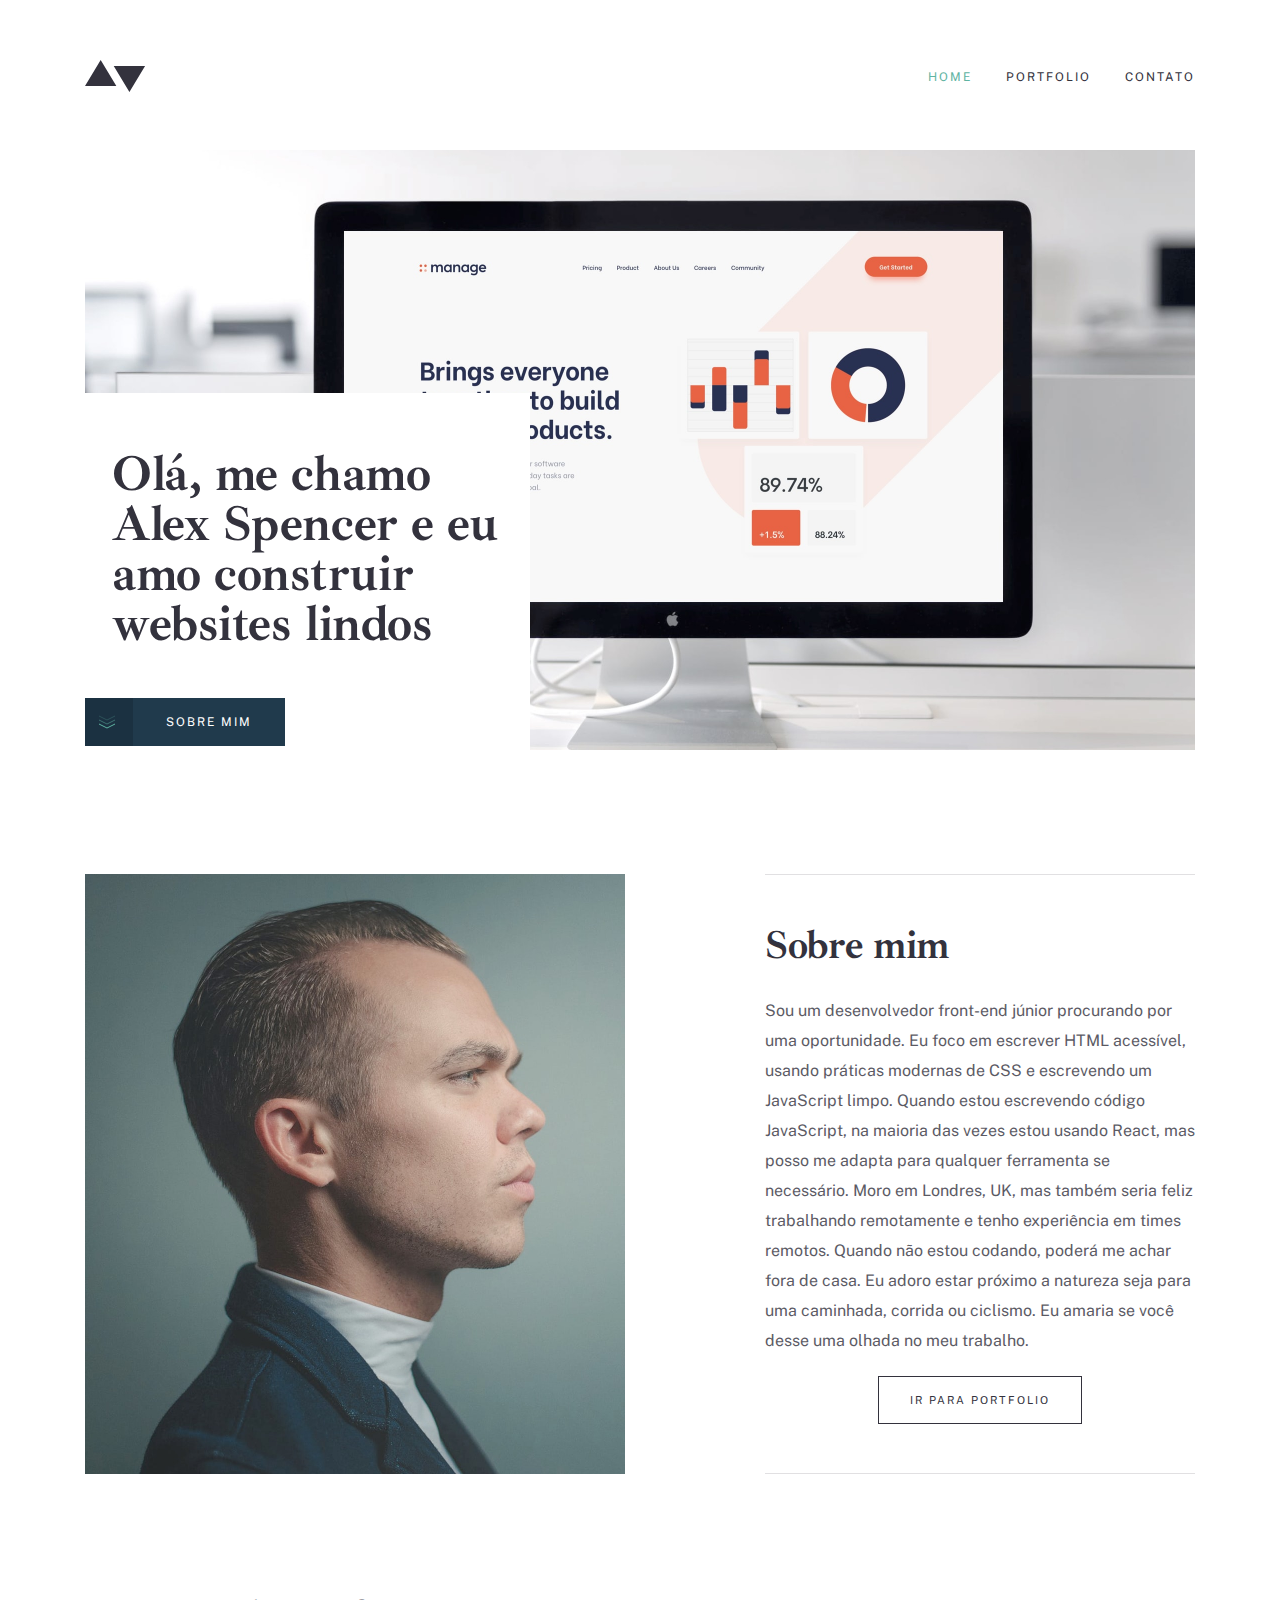
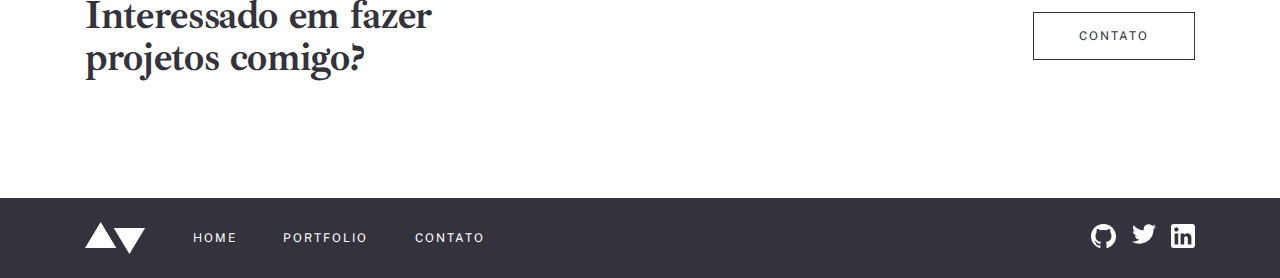
<file: pages/home/index.html>
<!DOCTYPE html>
<html lang="pt-BR">

<head>
    <meta charset="UTF-8">
    <meta http-equiv="X-UA-compatible" content="IE=edge">
    <meta name="viewport" content="width=device-width, initial-scale=1.0">
    <link rel="stylesheet" href="../../pages/home/style.css">
    <link rel="stylesheet" href="../../styles/utils.css">
    <title>Home</title>
</head>

<body>
    <header>
        <img src="../../assets/icons/header/logo-dark.svg" alt="">
        <nav>
            <a class="top-nav-items active" href="../home/index.html">Home</a>
            <a class="top-nav-items" href="../portfolio/index.html">Portfolio</a>
            <a class="top-nav-items" href="../home/index.html">Contato</a>
        </nav>
    </header>

    <section class="hero">
        <img src="../../assets/home-imgs/image-homepage-hero.jpg" alt="">
        <aside class="hero-box">
            <h1 class="hero-text">
                Olá, me chamo Alex Spencer e eu amo construir websites lindos
            </h1>
            <a class="hero-button" href="">
                <div class="icon-box">
                    <svg xmlns="http://www.w3.org/2000/svg" width="16" height="14">
                        <g fill-rule="evenodd">
                            <path d="M0 9l8 4 8-4" />
                            <path opacity=".5" d="M0 5l8 4 8-4" />
                            <path opacity=".25" d="M0 1l8 4 8-4" />
                        </g>
                    </svg>
                </div>
                <span class="text-button">sobre mim</span>
            </a>
        </aside>
    </section>

    <main class="about">
        <img src="../../assets/home-imgs/image-homepage-profile.jpg" alt="">
        <div>
            <h2 class="about-title">Sobre mim</h2>
            <p>
                Sou um desenvolvedor front-end júnior procurando por uma oportunidade. Eu foco em escrever HTML
                acessível, usando práticas modernas de CSS e escrevendo um JavaScript limpo. Quando estou escrevendo
                código JavaScript, na maioria das vezes estou usando React, mas posso me adapta para qualquer
                ferramenta
                se necessário. Moro em Londres, UK, mas também seria feliz trabalhando remotamente e tenho
                experiência
                em times remotos. Quando não estou codando, poderá me achar fora de casa. Eu adoro estar próximo a
                natureza seja para uma caminhada, corrida ou ciclismo. Eu amaria se você desse uma olhada no meu
                trabalho.
            </p>
            <a class="about-button" href="../portfolio/index.html">ir para portfolio</a>
        </div>
    </main>

    <section class="bottom-section">
        <section class="contact">
            <h2>
                Interessado em fazer projetos comigo?
            </h2>
            <a class="contact-button" href="">contato</a>
        </section>

        <section class="footer">
            <nav class="navigation">
                <img src="../../assets/icons/footer/logo-light.svg" alt="">
                <a href="">Home</a>
                <a href="../portfolio/index.html">Portfolio</a>
                <a href="">Contato</a>
            </nav>
            <nav class="nav-media">
                <a href=""> <img src="../../assets/icons/footer/github-light.svg" alt=""></a>
                <a href=""> <img src="../../assets/icons/footer/twitter-light.svg" alt=""></a>
                <a href=""> <img src="../../assets/icons/footer/linkedin-light.svg" alt=""></a>
            </nav>
        </section>
    </section>
</body>

</html>
</file>
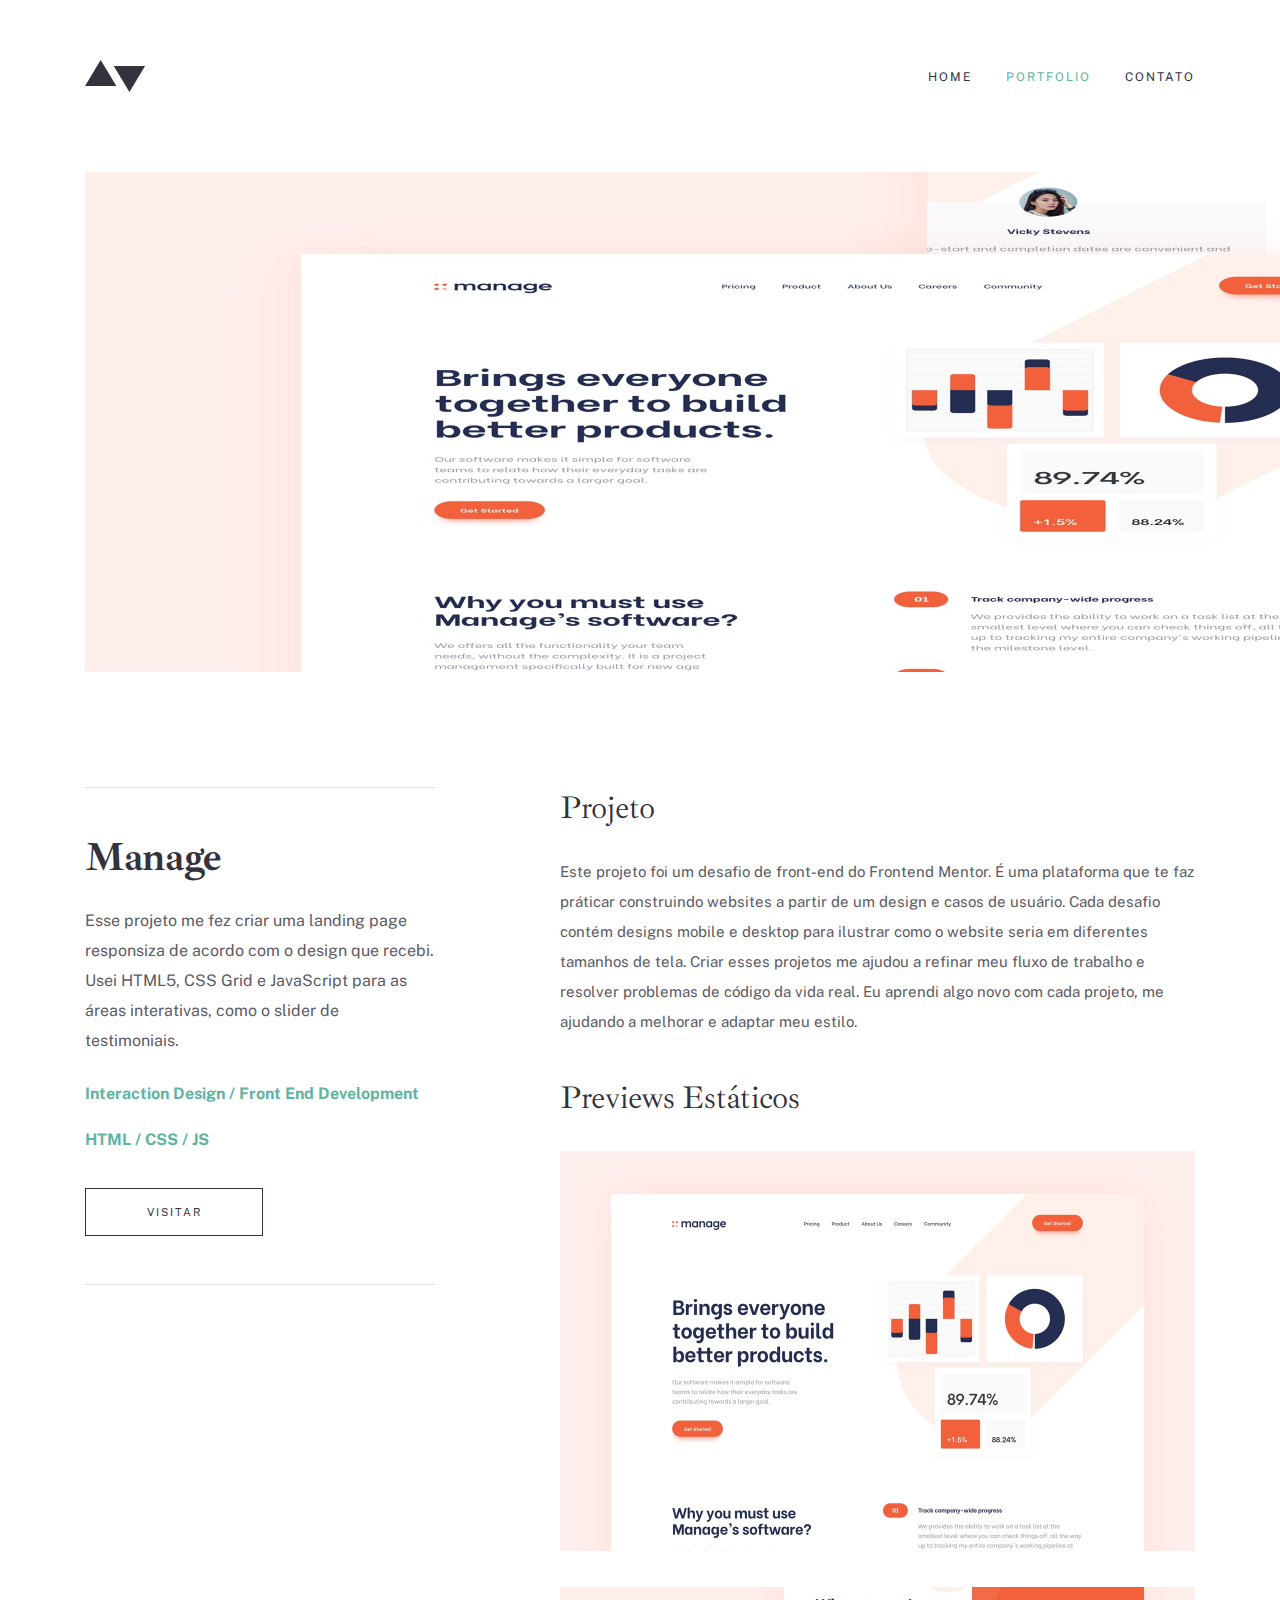
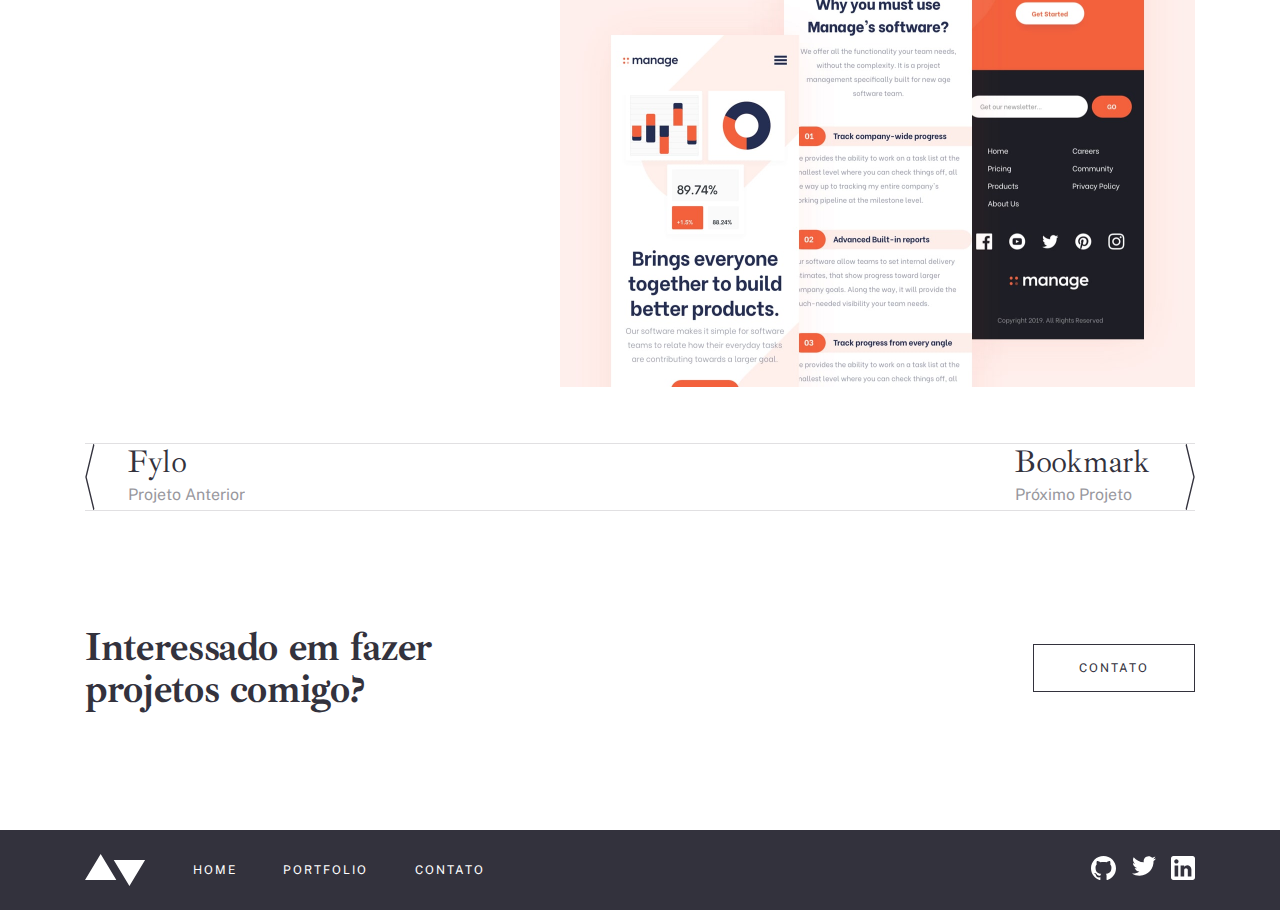
<file: pages/portfolio-01-manage/index.html>
<!DOCTYPE html>
<html lang="pt-BR">

<head>
    <meta charset="UTF-8">
    <meta http-equiv="X-UA-compatible" content="IE=edge">
    <meta name="viewport" content="width=device-width, initial-scale=1.0">
    <link rel="stylesheet" href="../../styles/portfolio-style.css">
    <link rel="stylesheet" href="../../styles/utils.css">
    <title>Manage</title>
</head>

<body>
    <header>
        <img src="../../assets/icons/header/logo-dark.svg" alt="">
        <nav>
            <a class="top-nav-items" href="../home/index.html">Home</a>
            <a class="top-nav-items active" href="../portfolio/index.html">Portfolio</a>
            <a class="top-nav-items" href="">Contato</a>
        </nav>
    </header>

    <section class="project-hero">
        <img src="../../assets/portfolio/manage/image-manage-hero.jpg" alt="">
    </section>

    <main class="project-main">
        <aside class="main-aside">
            <h2 class="aside-title">Manage</h2>
            <p>
                Esse projeto me fez criar uma landing page responsiza de acordo com o design que recebi. Usei HTML5, CSS
                Grid e JavaScript para as áreas interativas, como o slider de testimoniais.
            </p>
            <ul>
                <li>Interaction Design / Front End Development</li>
                <li>HTML / CSS / JS</li>
            </ul>
            <a class="aside-button" href="">visitar</a>
        </aside>

        <section class="main-description">
            <div class="project-description">
                <h3>Projeto</h3>
                <p>Este projeto foi um desafio de front-end do Frontend Mentor. É uma plataforma que te faz práticar
                    construindo websites a partir de um design e casos de usuário. Cada desafio contém designs mobile e
                    desktop para ilustrar como o website seria em diferentes tamanhos de tela. Criar esses projetos me
                    ajudou a refinar meu fluxo de trabalho e resolver problemas de código da vida real. Eu aprendi algo
                    novo com cada projeto, me ajudando a melhorar e adaptar meu estilo.
                </p>
            </div>

            <div class="main-preview">
                <h3>Previews Estáticos</h3>
                <img src="../../assets/portfolio/manage/image-manage-preview-1.jpg" alt="">
                <img src="../../assets/portfolio/manage/image-manage-preview-2.jpg" alt="">
            </div>
        </section>
    </main>

    <section class="carousel">
        <a class="previous-container" href="../portfolio-04-fylo/index.html">
            <img src="../../assets/icons/carousel/arrow-left.svg" alt="">
            <div class="previous-project">
                <h3>Fylo</h3>
                <p>Projeto Anterior</p>
            </div>
        </a>
        <a class="next-container" href="../portfolio-02-bookmark/index.html">
            <div class="next-project">
                <h3>Bookmark</h3>
                <p>Próximo Projeto</p>
            </div>
            <img src="../../assets/icons/carousel/arrow-right.svg" alt="">
        </a>
    </section>

    <section class="bottom-section">
        <section class="contact">
            <h2>
                Interessado em fazer projetos comigo?
            </h2>
            <a class="contact-button" href="">contato</a>
        </section>

        <section class="footer">
            <nav class="navigation">
                <img src="../../assets/icons/footer/logo-light.svg" alt="">
                <a href="../home/index.html">Home</a>
                <a href="../portfolio/index.html">Portfolio</a>
                <a href="">Contato</a>
            </nav>
            <nav class="nav-media">
                <a href=""> <img src="../../assets/icons/footer/github-light.svg" alt=""></a>
                <a href=""> <img src="../../assets/icons/footer/twitter-light.svg" alt=""></a>
                <a href=""> <img src="../../assets/icons/footer/linkedin-light.svg" alt=""></a>
            </nav>
        </section>
    </section>
</body>

</html>
</file>
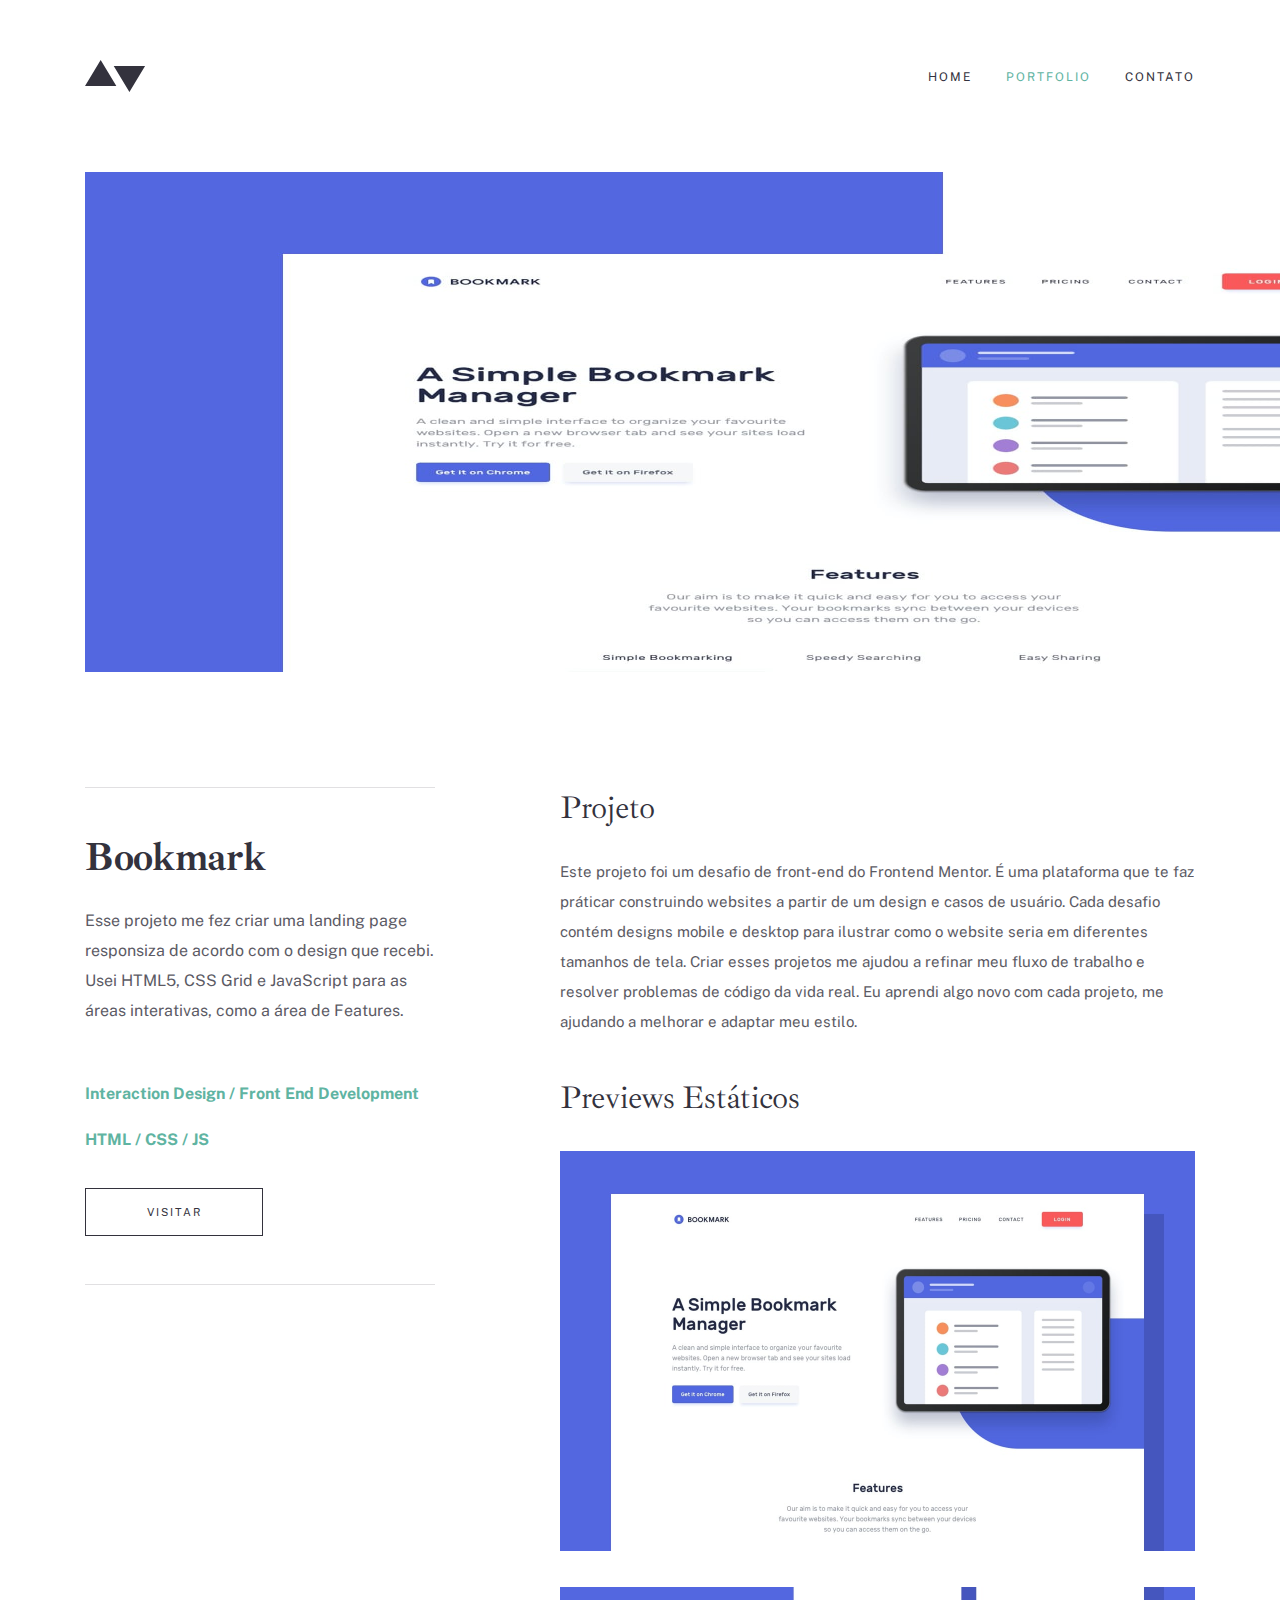
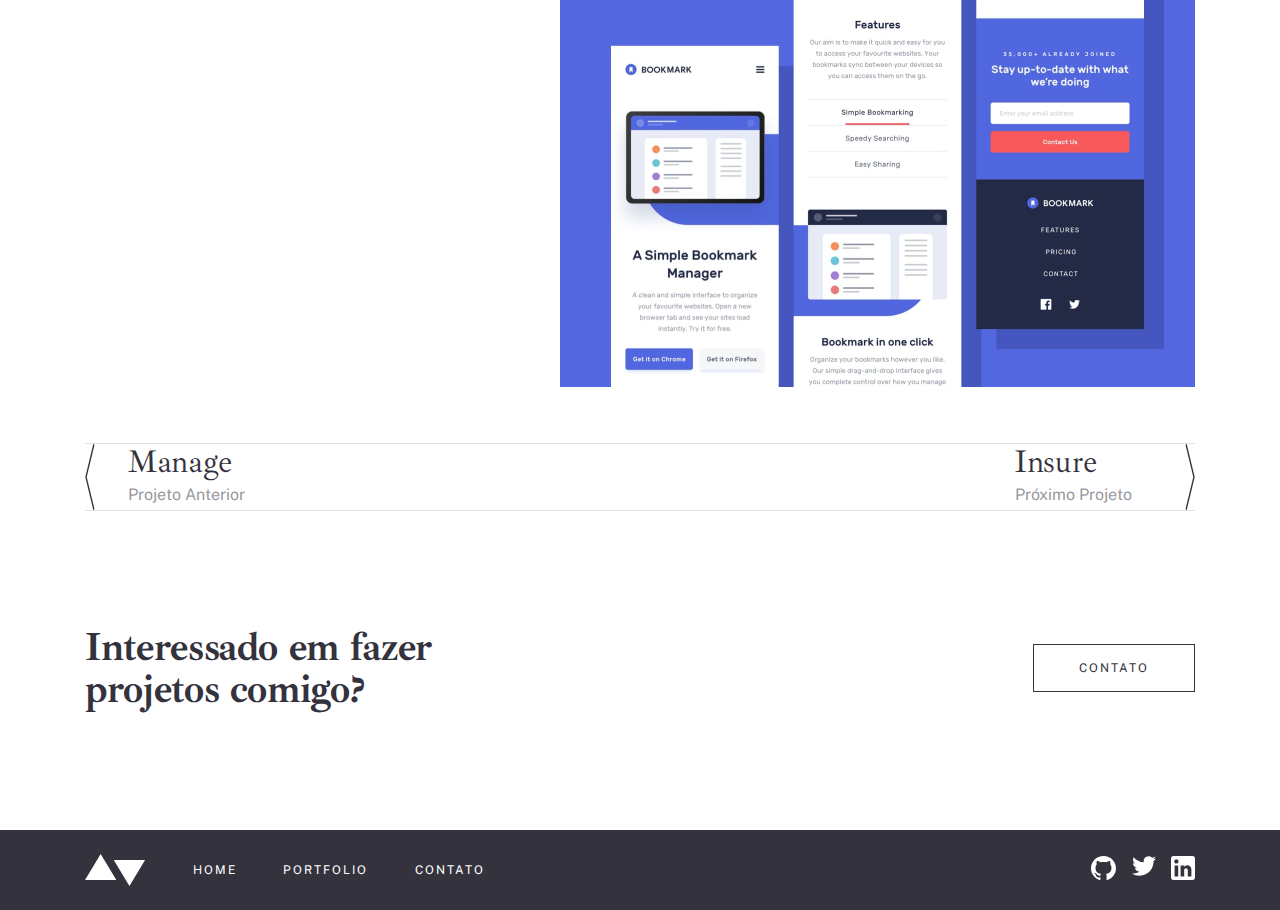
<file: pages/portfolio-02-bookmark/index.html>
<!DOCTYPE html>
<html lang="pt-BR">

<head>
    <meta charset="UTF-8">
    <meta http-equiv="X-UA-compatible" content="IE=edge">
    <meta name="viewport" content="width=device-width, initial-scale=1.0">
    <link rel="stylesheet" href="../../styles/portfolio-style.css">
    <link rel="stylesheet" href="../../styles/utils.css">
    <title>Bookmark</title>
</head>

<body>
    <header>
        <img src="../../assets/icons/header/logo-dark.svg" alt="">
        <nav>
            <a class="top-nav-items" href="../home/index.html">Home</a>
            <a class="top-nav-items active" href="../portfolio/index.html">Portfolio</a>
            <a class="top-nav-items" href="">Contato</a>
        </nav>
    </header>

    <section class="project-hero">
        <img src="../../assets/portfolio/bookmark/image-bookmark-hero.jpg" alt="">
    </section>

    <main class="project-main">
        <aside class="main-aside">
            <h2 class="aside-title">Bookmark</h2>
            <p>
                Esse projeto me fez criar uma landing page responsiza de acordo com o design que recebi. Usei HTML5, CSS
                Grid e JavaScript para as áreas interativas, como a área de Features.
            </p>
            <ul>
                <li>Interaction Design / Front End Development</li>
                <li>HTML / CSS / JS</li>
            </ul>
            <a class="aside-button" href="">visitar</a>
        </aside>

        <section class="main-description">
            <div class="project-description">
                <h3>Projeto</h3>
                <p>Este projeto foi um desafio de front-end do Frontend Mentor. É uma plataforma que te faz práticar
                    construindo websites a partir de um design e casos de usuário. Cada desafio contém designs mobile e
                    desktop para ilustrar como o website seria em diferentes tamanhos de tela. Criar esses projetos me
                    ajudou a refinar meu fluxo de trabalho e resolver problemas de código da vida real. Eu aprendi algo
                    novo com cada projeto, me ajudando a melhorar e adaptar meu estilo.
                </p>
            </div>

            <div class="main-preview">
                <h3>Previews Estáticos</h3>
                <img src="../../assets/portfolio/bookmark/image-bookmark-preview-1.jpg" alt="">
                <img src="../../assets/portfolio/bookmark/image-bookmark-preview-2.jpg" alt="">
            </div>
        </section>
    </main>

    <section class="carousel">
        <a class="previous-container" href="../portfolio-01-manage/index.html">
            <img src="../../assets/icons/carousel/arrow-left.svg" alt="">
            <div class="previous-project">
                <h3>Manage</h3>
                <p>Projeto Anterior</p>
            </div>
        </a>
        <a class="next-container" href="../portfolio-03-insure/index.html">
            <div class="next-project">
                <h3>Insure</h3>
                <p>Próximo Projeto</p>
            </div>
            <img src="../../assets/icons/carousel/arrow-right.svg" alt="">
        </a>
    </section>

    <section class="bottom-section">
        <section class="contact">
            <h2>
                Interessado em fazer projetos comigo?
            </h2>
            <a class="contact-button" href="">contato</a>
        </section>

        <section class="footer">
            <nav class="navigation">
                <img src="../../assets/icons/footer/logo-light.svg" alt="">
                <a href="../home/index.html">Home</a>
                <a href="../portfolio/index.html">Portfolio</a>
                <a href="">Contato</a>
            </nav>
            <nav class="nav-media">
                <a href=""> <img src="../../assets/icons/footer/github-light.svg" alt=""></a>
                <a href=""> <img src="../../assets/icons/footer/twitter-light.svg" alt=""></a>
                <a href=""> <img src="../../assets/icons/footer/linkedin-light.svg" alt=""></a>
            </nav>
        </section>
    </section>
</body>

</html>
</file>
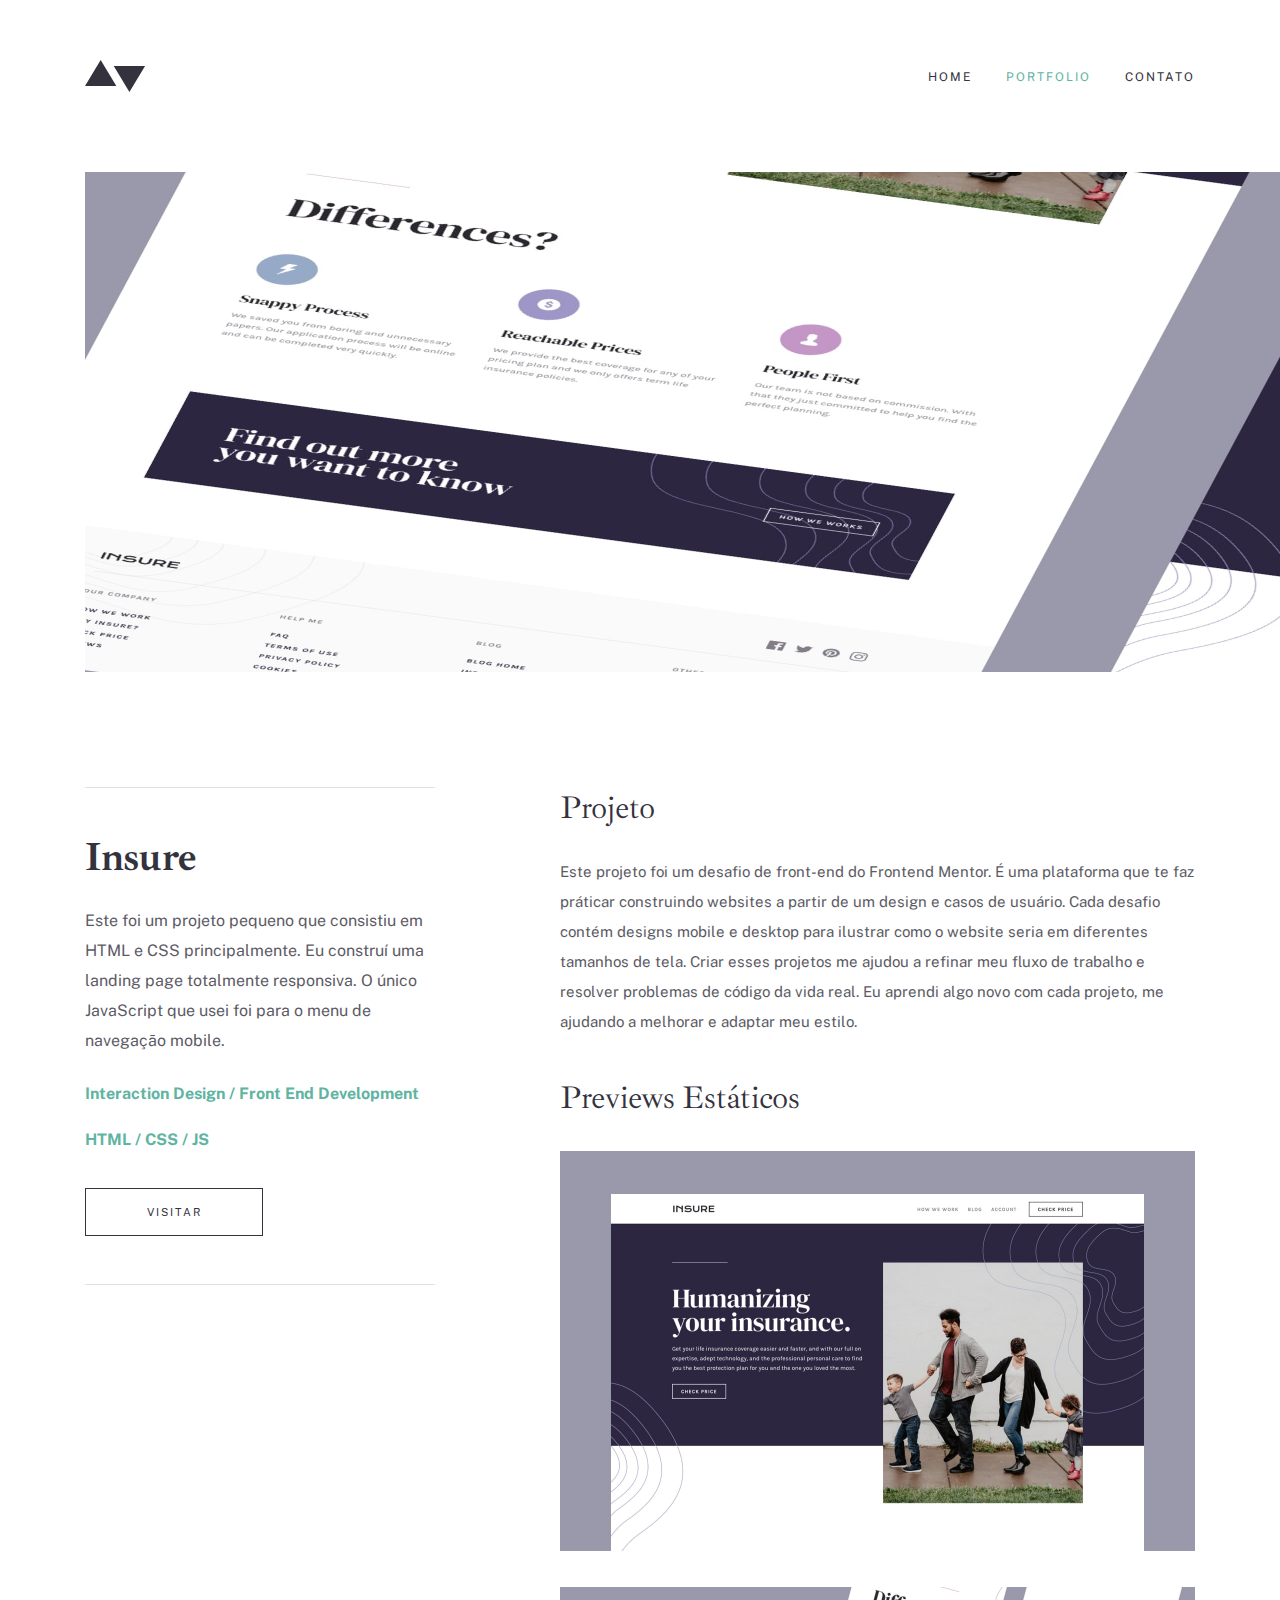
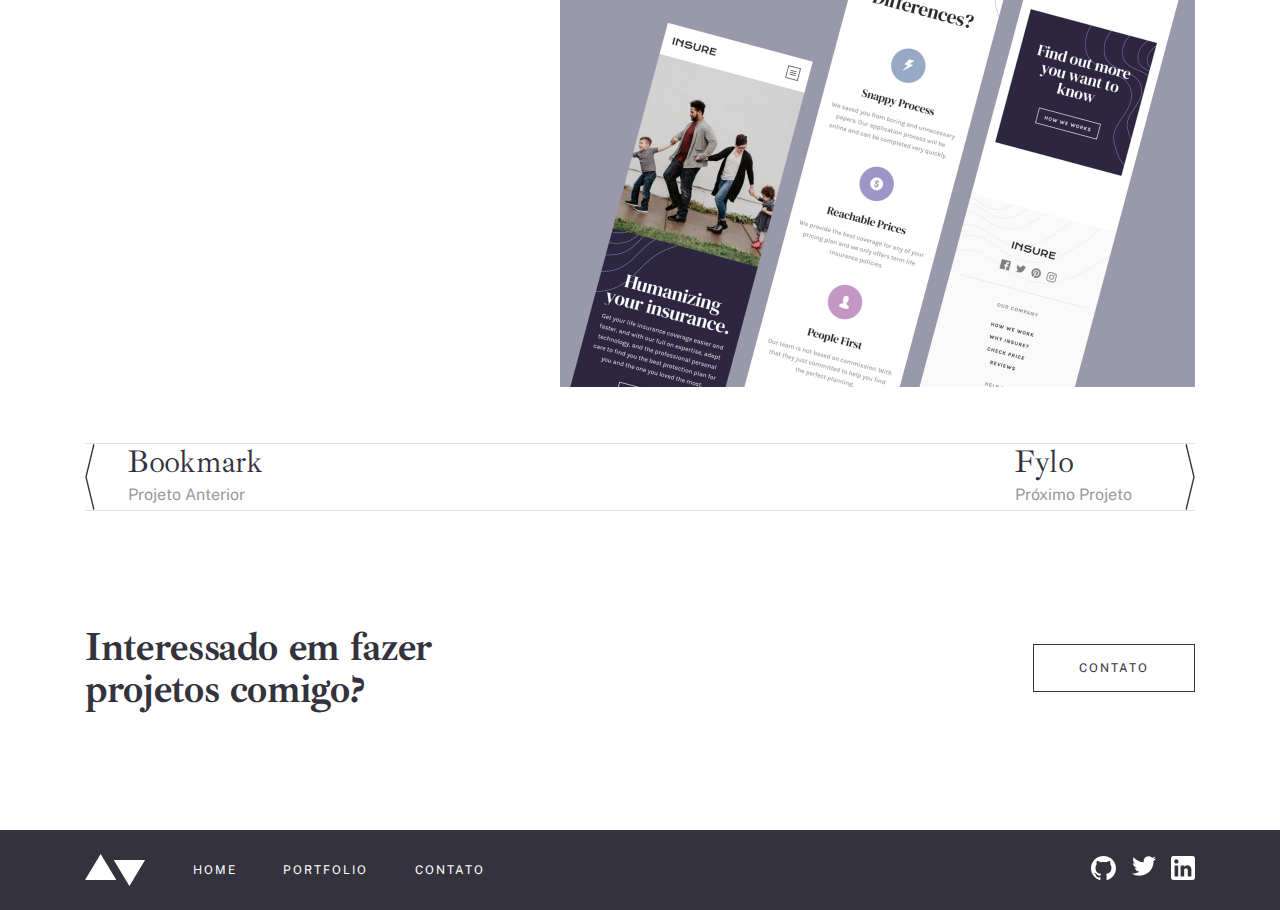
<file: pages/portfolio-03-insure/index.html>
<!DOCTYPE html>
<html lang="pt-BR">

<head>
    <meta charset="UTF-8">
    <meta http-equiv="X-UA-compatible" content="IE=edge">
    <meta name="viewport" content="width=device-width, initial-scale=1.0">
    <link rel="stylesheet" href="../../styles/portfolio-style.css">
    <link rel="stylesheet" href="../../styles/utils.css">
    <title>Insure</title>
</head>

<body>
    <header>
        <img src="../../assets/icons/header/logo-dark.svg">
        <nav>
            <a class="top-nav-items" href="../home/index.html">Home</a>
            <a class="top-nav-items active" href="../portfolio/index.html">Portfolio</a>
            <a class="top-nav-items" href="">Contato</a>
        </nav>
    </header>

    <section class="project-hero">
        <img src="../../assets/portfolio/insure/image-insure-hero.jpg">
    </section>

    <main class="project-main">
        <aside class="main-aside">
            <h2 class="aside-title">Insure</h2>
            <p>
                Este foi um projeto pequeno que consistiu em HTML e CSS principalmente. Eu construí uma landing page
                totalmente responsiva. O único JavaScript que usei foi para o menu de navegação mobile.
            </p>
            <ul>
                <li>Interaction Design / Front End Development</li>
                <li>HTML / CSS / JS</li>
            </ul>
            <a class="aside-button" href="">visitar</a>
        </aside>

        <section class="main-description">
            <div class="project-description">
                <h3>Projeto</h3>
                <p>Este projeto foi um desafio de front-end do Frontend Mentor. É uma plataforma que te faz práticar
                    construindo websites a partir de um design e casos de usuário. Cada desafio contém designs mobile e
                    desktop para ilustrar como o website seria em diferentes tamanhos de tela. Criar esses projetos me
                    ajudou a refinar meu fluxo de trabalho e resolver problemas de código da vida real. Eu aprendi algo
                    novo com cada projeto, me ajudando a melhorar e adaptar meu estilo.
                </p>
            </div>

            <div class="main-preview">
                <h3>Previews Estáticos</h3>
                <img src="../../assets/portfolio/insure/image-insure-preview-1.jpg">
                <img src="../../assets/portfolio/insure/image-insure-preview-2.jpg">
            </div>
        </section>
    </main>

    <section class="carousel">
        <a class="previous-container" href="../portfolio-02-bookmark/index.html">
            <img src="../../assets/icons/carousel/arrow-left.svg">
            <div class="previous-project">
                <h3>Bookmark</h3>
                <p>Projeto Anterior</p>
            </div>
        </a>
        <a class="next-container" href="../portfolio-04-fylo/index.html">
            <div class="next-project">
                <h3>Fylo</h3>
                <p>Próximo Projeto</p>
            </div>
            <img src="../../assets/icons/carousel/arrow-right.svg">
        </a>
    </section>

    <section class="bottom-section">
        <section class="contact">
            <h2>
                Interessado em fazer projetos comigo?
            </h2>
            <a class="contact-button" href="">contato</a>
        </section>

        <section class="footer">
            <nav class="navigation">
                <img src="../../assets/icons/footer/logo-light.svg">
                <a href="../home/index.html">Home</a>
                <a href="../portfolio/index.html">Portfolio</a>
                <a href="">Contato</a>
            </nav>
            <nav class="nav-media">
                <a href=""> <img src="../../assets/icons/footer/github-light.svg"></a>
                <a href=""> <img src="../../assets/icons/footer/twitter-light.svg"></a>
                <a href=""> <img src="../../assets/icons/footer/linkedin-light.svg"></a>
            </nav>
        </section>
    </section>
</body>

</html>
</file>
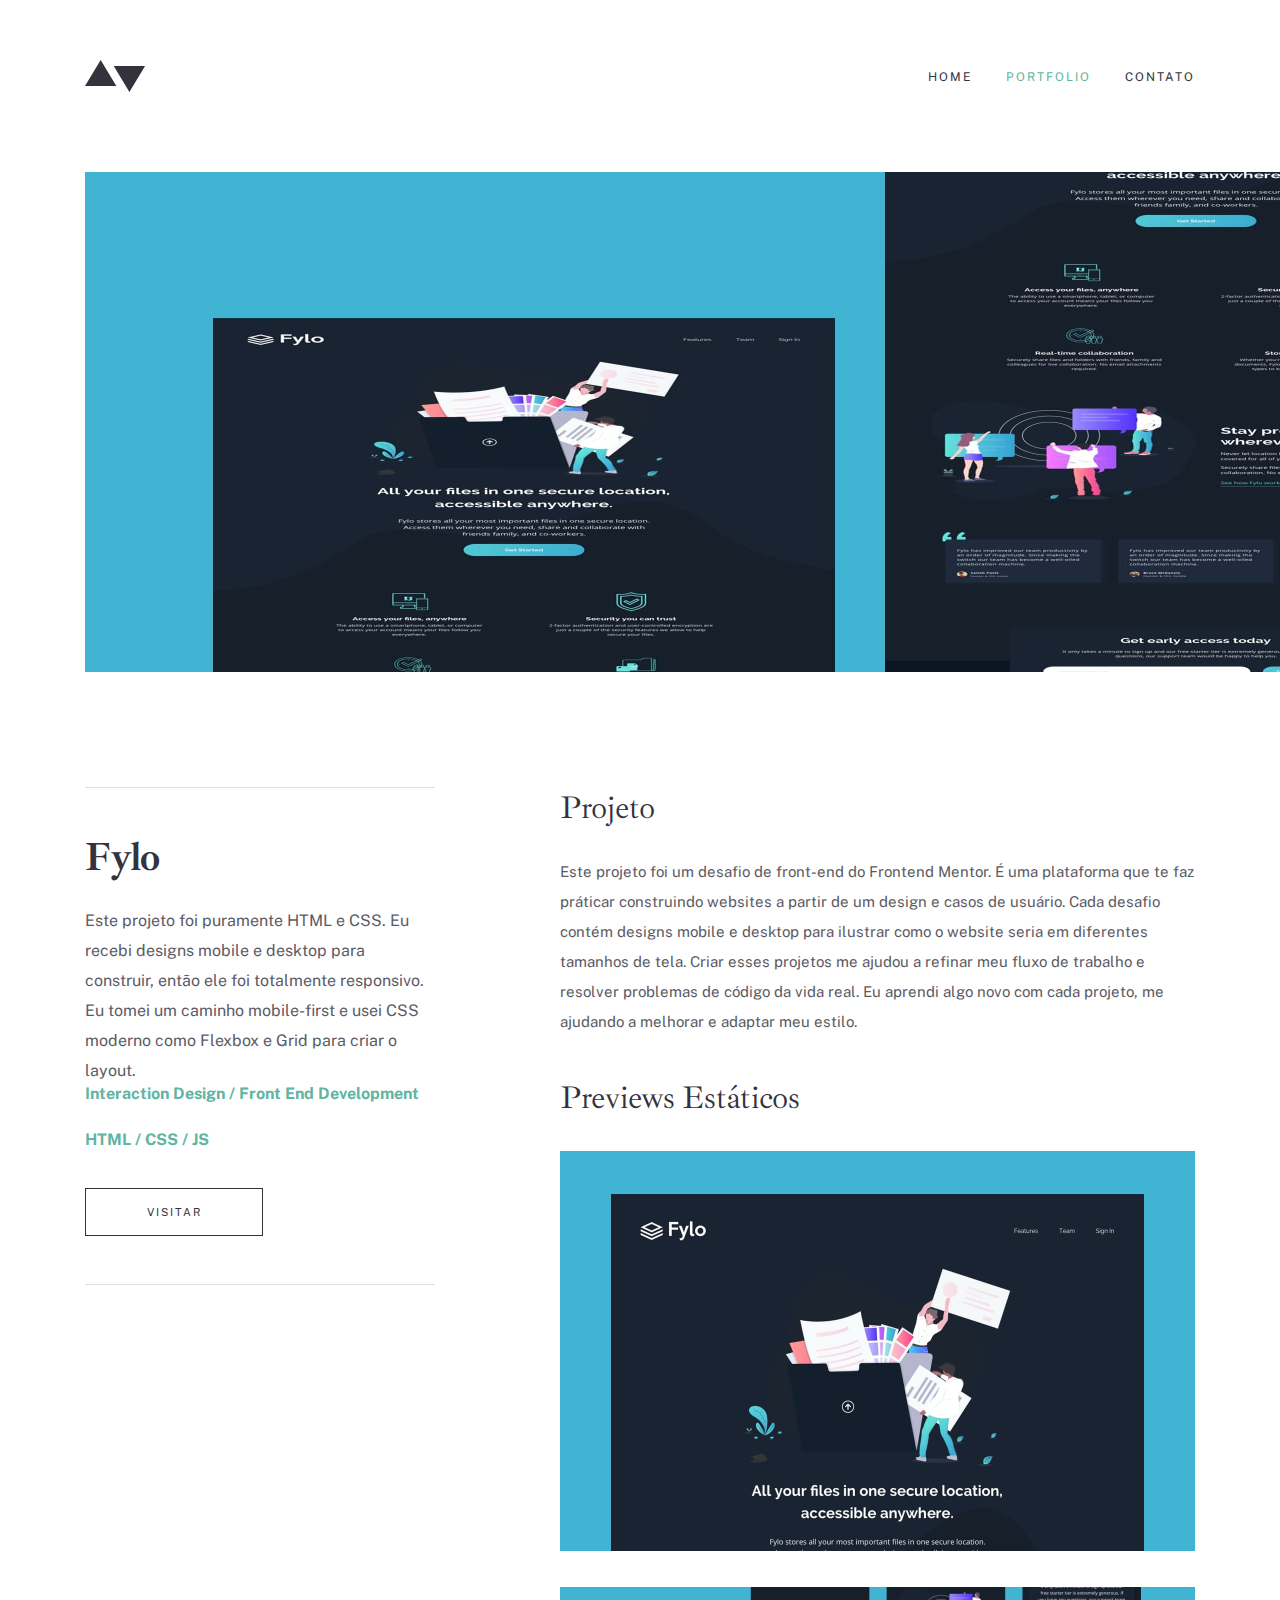
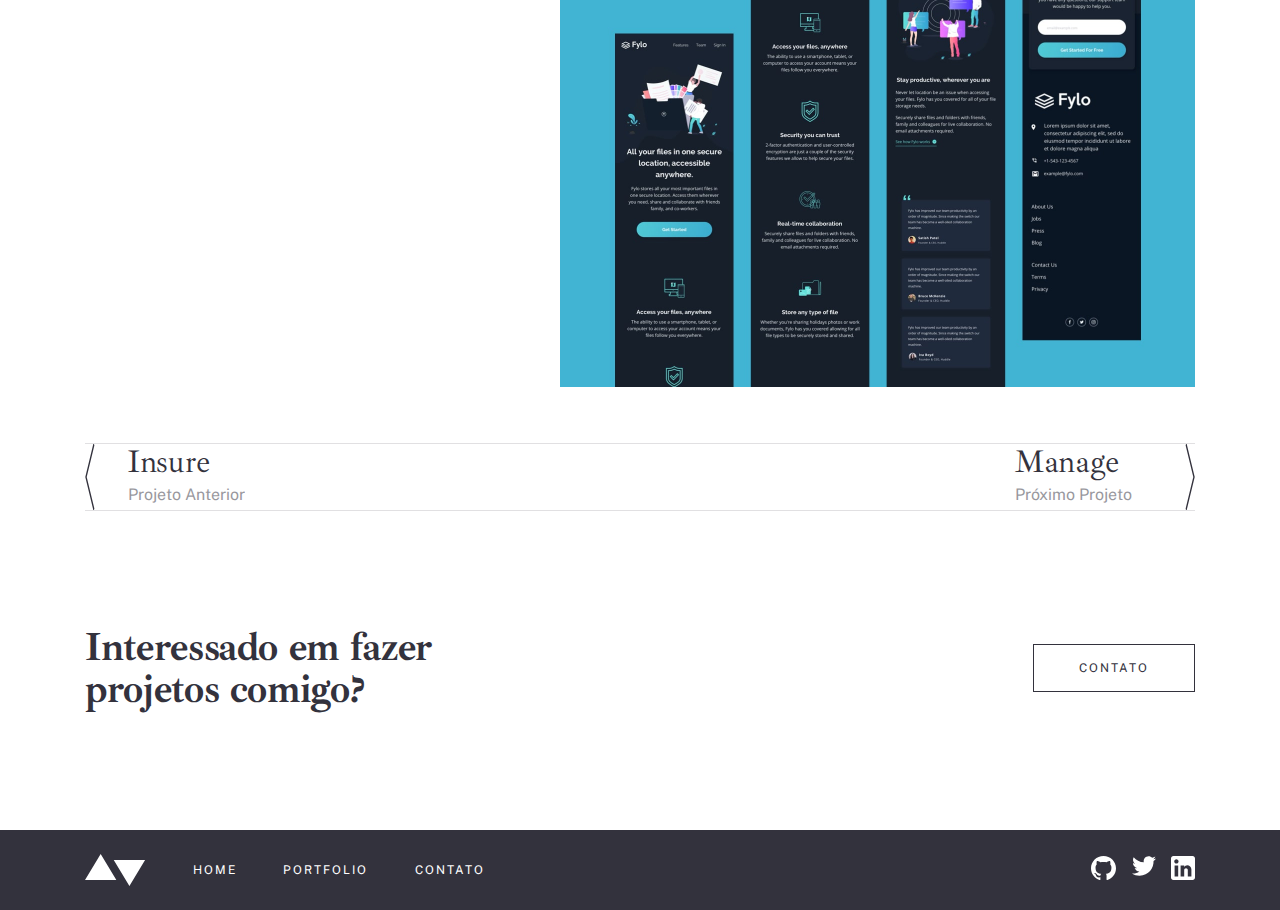
<file: pages/portfolio-04-fylo/index.html>
<!DOCTYPE html>
<html lang="pt-BR">

<head>
    <meta charset="UTF-8">
    <meta http-equiv="X-UA-compatible" content="IE=edge">
    <meta name="viewport" content="width=device-width, initial-scale=1.0">
    <link rel="stylesheet" href="../../styles/portfolio-style.css">
    <link rel="stylesheet" href="../../styles/utils.css">
    <title>Fylo</title>
</head>

<body>
    <header>
        <img src="../../assets/icons/header/logo-dark.svg">
        <nav>
            <a class="top-nav-items" href="../home/index.html">Home</a>
            <a class="top-nav-items active" href="../portfolio/index.html">Portfolio</a>
            <a class="top-nav-items" href="">Contato</a>
        </nav>
    </header>

    <section class="project-hero">
        <img src="../../assets/portfolio/fylo/image-fylo-hero.jpg">
    </section>

    <main class="project-main">
        <aside class="main-aside">
            <h2 class="aside-title">Fylo</h2>
            <p>
                Este projeto foi puramente HTML e CSS. Eu recebi designs mobile e desktop para construir, então ele foi
                totalmente responsivo. Eu tomei um caminho mobile-first e usei CSS moderno como Flexbox e Grid para
                criar o layout.
            </p>
            <ul>
                <li>Interaction Design / Front End Development</li>
                <li>HTML / CSS / JS</li>
            </ul>
            <a class="aside-button" href="">visitar</a>
        </aside>

        <section class="main-description">
            <div class="project-description">
                <h3>Projeto</h3>
                <p>Este projeto foi um desafio de front-end do Frontend Mentor. É uma plataforma que te faz práticar
                    construindo websites a partir de um design e casos de usuário. Cada desafio contém designs mobile e
                    desktop para ilustrar como o website seria em diferentes tamanhos de tela. Criar esses projetos me
                    ajudou a refinar meu fluxo de trabalho e resolver problemas de código da vida real. Eu aprendi algo
                    novo com cada projeto, me ajudando a melhorar e adaptar meu estilo.
                </p>
            </div>

            <div class="main-preview">
                <h3>Previews Estáticos</h3>
                <img src="../../assets/portfolio/fylo/image-fylo-preview-1.jpg">
                <img src="../../assets/portfolio/fylo/image-fylo-preview-2.jpg">
            </div>
        </section>
    </main>

    <section class="carousel">
        <a class="previous-container" href="../portfolio-03-insure/index.html">
            <img src="../../assets/icons/carousel/arrow-left.svg">
            <div class="previous-project">
                <h3>Insure</h3>
                <p>Projeto Anterior</p>
            </div>
        </a>
        <a class="next-container" href="../portfolio-01-manage/index.html">
            <div class="next-project">
                <h3>Manage</h3>
                <p>Próximo Projeto</p>
            </div>
            <img src="../../assets/icons/carousel/arrow-right.svg">
        </a>
    </section>

    <section class="bottom-section">
        <section class="contact">
            <h2>
                Interessado em fazer projetos comigo?
            </h2>
            <a class="contact-button" href="">contato</a>
        </section>

        <section class="footer">
            <nav class="navigation">
                <img src="../../assets/icons/footer/logo-light.svg">
                <a href="../home/index.html">Home</a>
                <a href="../portfolio/index.html">Portfolio</a>
                <a href="">Contato</a>
            </nav>
            <nav class="nav-media">
                <a href=""> <img src="../../assets/icons/footer/github-light.svg"></a>
                <a href=""> <img src="../../assets/icons/footer/twitter-light.svg"></a>
                <a href=""> <img src="../../assets/icons/footer/linkedin-light.svg"></a>
            </nav>
        </section>
    </section>
</body>

</html>
</file>
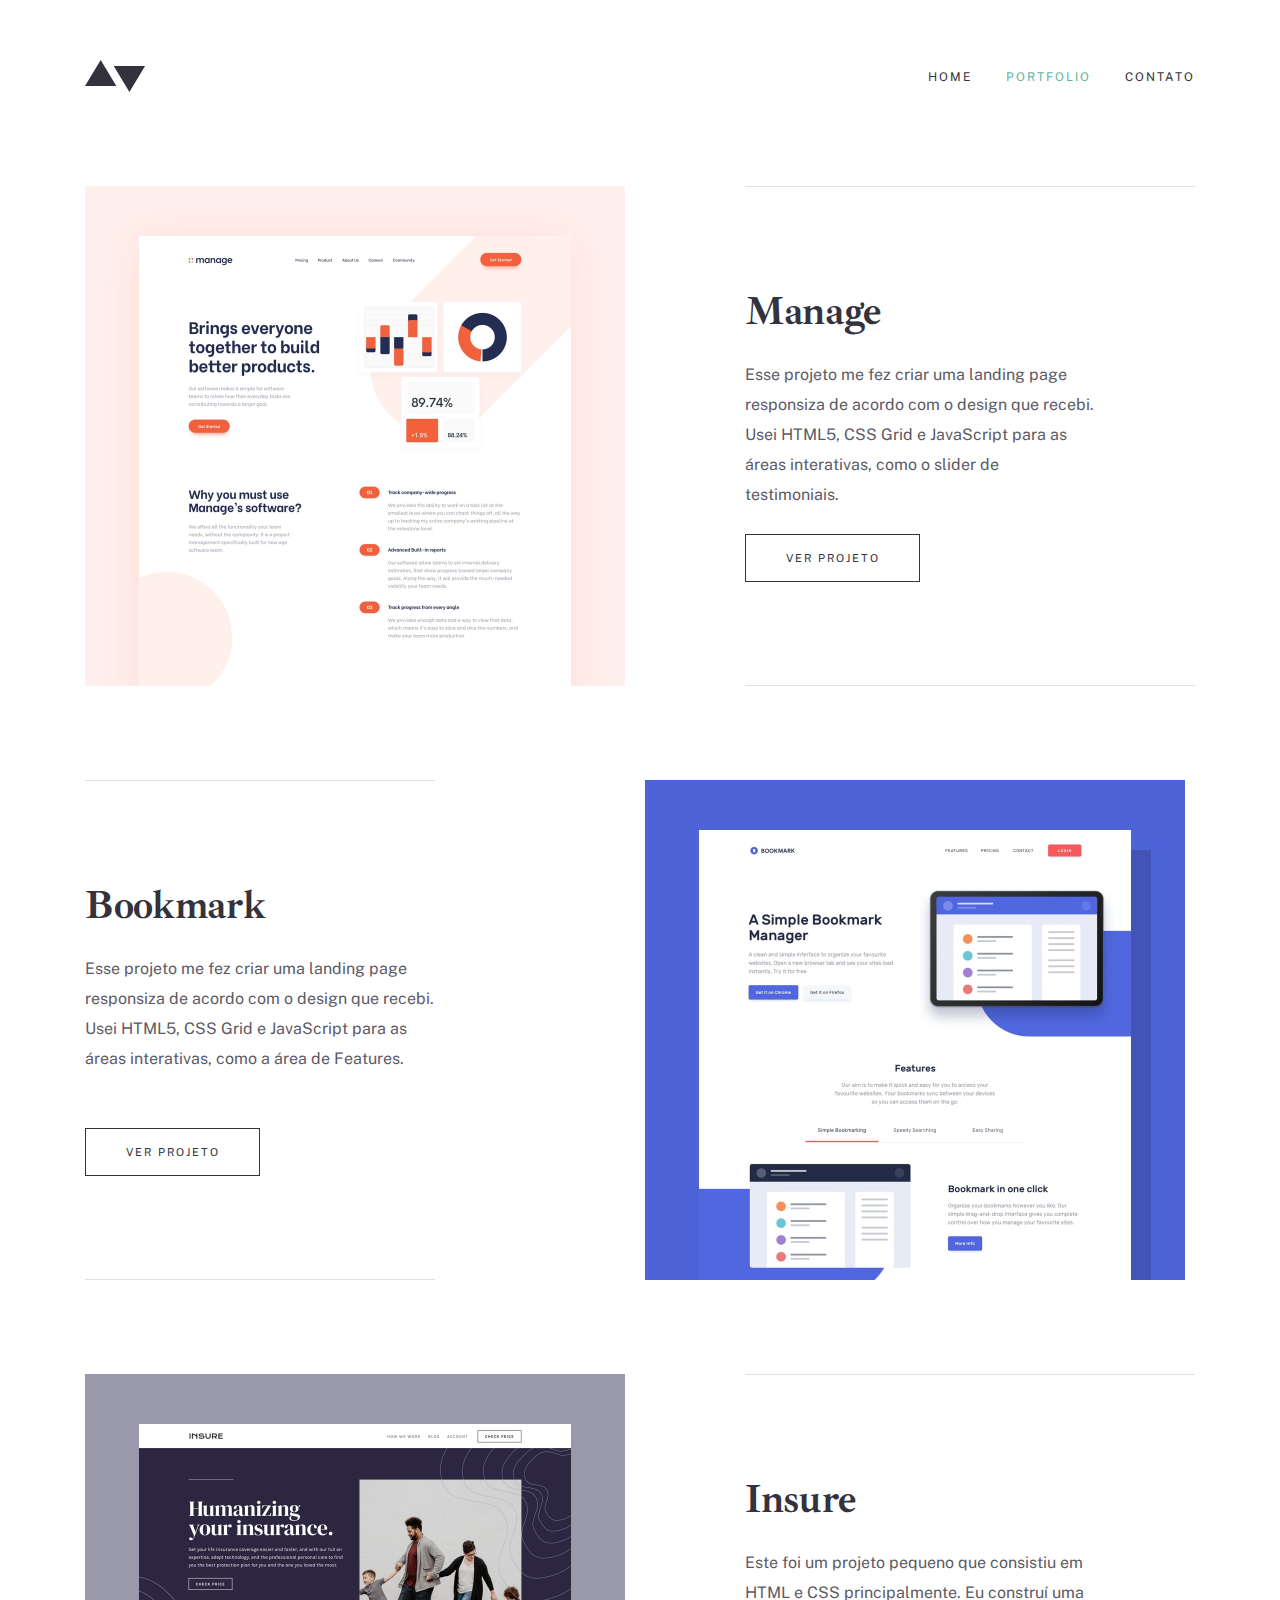
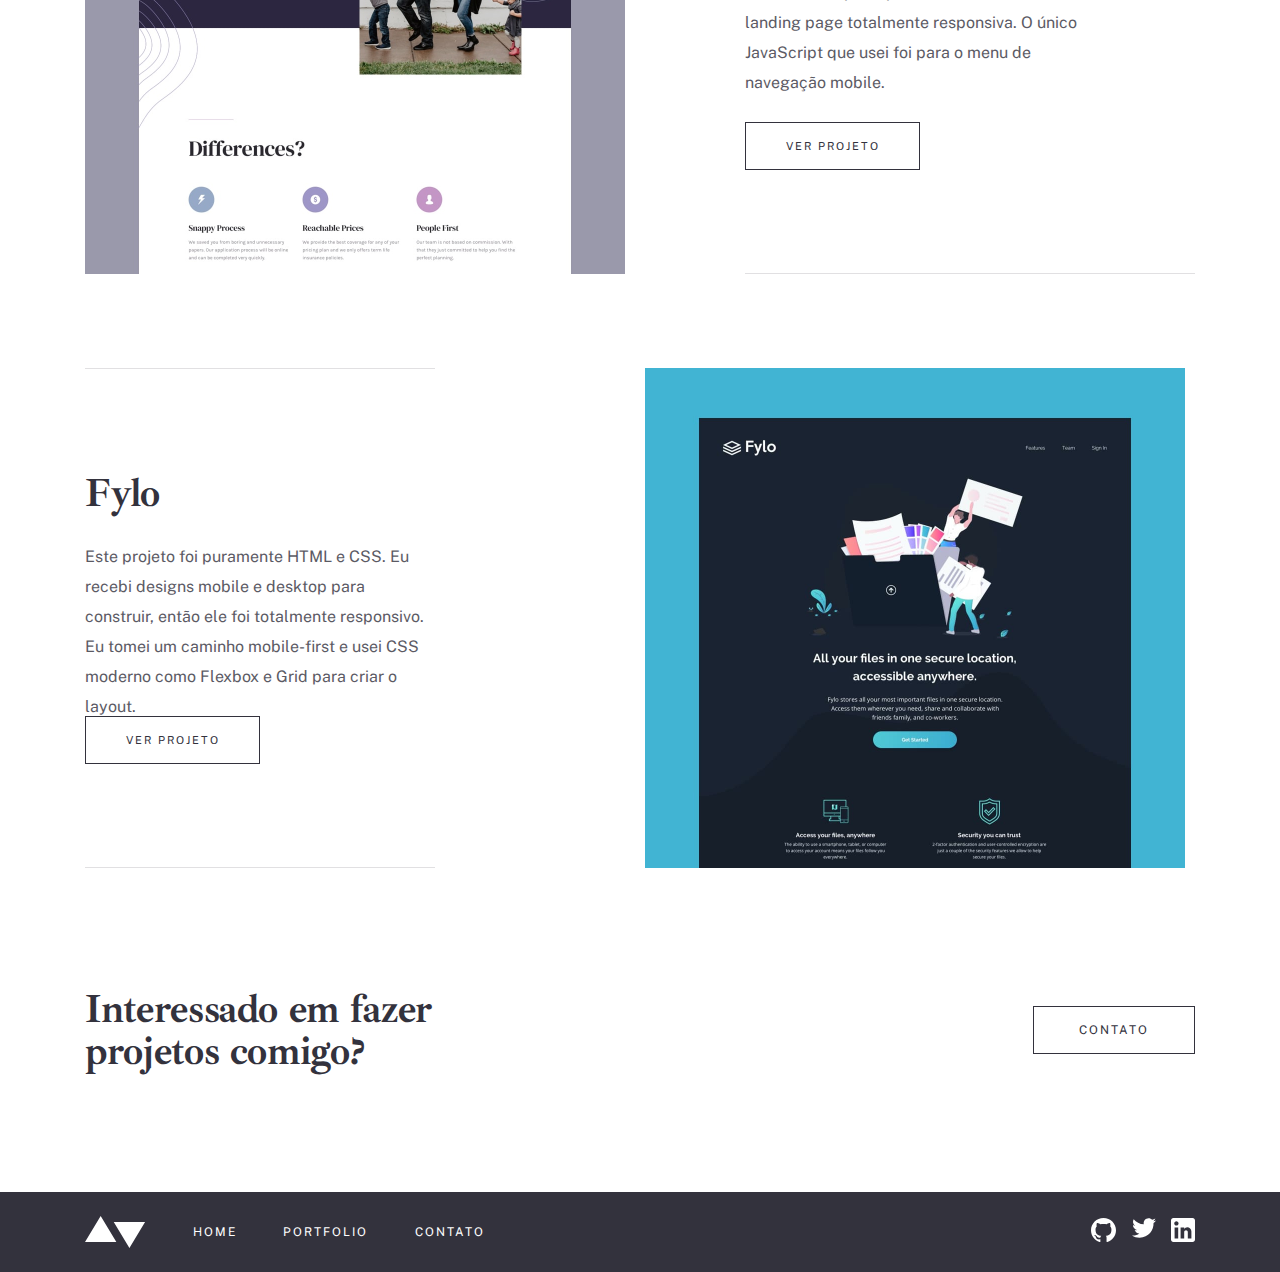
<file: pages/portfolio/index.html>
<!DOCTYPE html>
<html lang="pt-BR">

<head>
    <meta charset="UTF-8">
    <meta http-equiv="X-UA-compatible" content="IE=edge">
    <meta name="viewport" content="width=device-width, initial-scale=1.0">
    <link rel="stylesheet" href="../portfolio/style.css">
    <link rel="stylesheet" href="../../styles/utils.css">
    <title>Portfolio</title>
</head>

<body>
    <header>
        <img src="../../assets/icons/header/logo-dark.svg" alt="">
        <nav>
            <a class="top-nav-items" href="../home/index.html">Home</a>
            <a class="top-nav-items active" href="">Portfolio</a>
            <a class="top-nav-items" href="">Contato</a>
        </nav>
    </header>

    <section class="manage">
        <img src="../../assets/portfolio/manage/image-portfolio-manage.jpg" alt="">
        <div>
            <h2 class="manage-title">Manage</h2>
            <p>
                Esse projeto me fez criar uma landing page responsiza de acordo com o design que recebi. Usei HTML5, CSS
                Grid e JavaScript para as áreas interativas, como o slider de testimoniais.
            </p>
            <a class="manage-button" href="../portfolio-01-manage/index.html">ver projeto</a>
        </div>
    </section>

    <section class="bookmark">
        <div>
            <h2 class="bookmark-title">Bookmark</h2>
            <p>
                Esse projeto me fez criar uma landing page responsiza de acordo com o design que recebi. Usei HTML5, CSS
                Grid e JavaScript para as áreas interativas, como a área de Features.
            </p>
            <a class="bookmark-button" href="../portfolio-02-bookmark/index.html">ver projeto</a>
        </div>
        <img src="../../assets/portfolio/bookmark/image-portfolio-bookmark.jpg" alt="">
    </section>

    <section class="insure">
        <img src="../../assets/portfolio/insure/image-portfolio-insure.jpg" alt="">
        <div>
            <h2 class="insure-title">Insure</h2>
            <p>
                Este foi um projeto pequeno que consistiu em HTML e CSS principalmente. Eu construí uma landing page
                totalmente responsiva. O único JavaScript que usei foi para o menu de navegação mobile.
            </p>
            <a class="insure-button" href="../portfolio-03-insure/index.html">ver projeto</a>
        </div>
    </section>

    <section class="fylo">
        <div>
            <h2 class="fylo-title">Fylo</h2>
            <p>
                Este projeto foi puramente HTML e CSS. Eu recebi designs mobile e desktop para construir, então ele foi
                totalmente responsivo. Eu tomei um caminho mobile-first e usei CSS moderno como Flexbox e Grid para
                criar o layout.
            </p>
            <a class="fylo-button" href="../portfolio-04-fylo/index.html">ver projeto</a>
        </div>
        <img src="../../assets/portfolio/fylo/image-portfolio-fylo.jpg" alt="">
    </section>

    <section class="bottom-section">
        <section class="contact">
            <h2>
                Interessado em fazer projetos comigo?
            </h2>
            <a class="contact-button" href="">contato</a>
        </section>

        <section class="footer">
            <nav class="navigation">
                <img src="../../assets/icons/footer/logo-light.svg" alt="">
                <a href="../home/index.html">Home</a>
                <a href="">Portfolio</a>
                <a href="">Contato</a>
            </nav>
            <nav class="nav-media">
                <a href=""> <img src="../../assets/icons/footer/github-light.svg" alt=""></a>
                <a href=""> <img src="../../assets/icons/footer/twitter-light.svg" alt=""></a>
                <a href=""> <img src="../../assets/icons/footer/linkedin-light.svg" alt=""></a>
            </nav>
        </section>
    </section>
</body>

</html>
</file>
<file: styles/utils.css>
.active {
    color: #5FB4A2;
}
</file>
<file: pages/home/style.css>
@import url(../../styles/reset.css);
@import url(../../styles/header.css);
@import url(../../styles/bottom.css);

.hero {
    position: relative;
    width: 1110px;
    margin: auto;
}

.hero img {
    width: 100%;
    height: 600px;
    margin-top: 58px;
}

.hero-box {
    position: absolute;
    bottom: 4px;
    left: 0;

    width: 445px;
    height: 357px;

    background-color: #ffffff;
}

.hero-text {
    position: absolute;
    top: 56px;
    left: 27px;

    width: 390px;
    height: 200px;
    text-align: left;

    font-family: 'Ibarra Real Nova', serif;
    font-style: normal;
    font-weight: 700;
    font-size: 50px;
    line-height: 100%;
    letter-spacing: -0.446429px;

    color: #33323D;
}

.hero-button {
    position: absolute;
    bottom: 4px;
    left: 0;

    width: 200px;
    height: 48px;

    background-color: #203a4c;
}

.hero-button:hover {
    background-color: rgba(95, 180, 162, 0.75);
}

.icon-box {
    position: absolute;
    bottom: 0;
    left: 0;

    width: 48px;
    height: 48px;

    background-color: #1b3141;
}

.hero-button:hover .icon-box {
    background-color: rgba(95, 180, 162, 0.75);
}

.icon-box svg {
    position: absolute;
    left: 14px;
    bottom: 16px;

    width: 20px;
    height: 15px;

    stroke: #5FB4A2;
    fill: none;
}

.hero-button:hover .icon-box svg {
    stroke: #ffffff;
}

.text-button {
    position: absolute;
    top: calc(50% - 14px/2);
    right: 0%;
    left: 24%;

    height: 14px;

    border: none;
    color: #ffffff;

    font-family: 'Public Sans', sans-serif;
    font-style: normal;
    font-weight: 400;
    font-size: 12px;
    line-height: 14px;
    text-align: center;
    letter-spacing: 2px;
    text-transform: uppercase;
}

.about {
    display: flex;

    width: 1110px;
    height: 601px;
    margin-top: 120px;
    margin-bottom: 120px;

    background-color: #ffffff;
}

.about img {
    align-self: flex-start;

    width: 540px;
    height: 600px;
}

.about div {
    display: flex;
    flex-direction: column;
    justify-content: center;

    width: 430px;
    height: 601;
    margin-left: 140px;

    border-top: 1px solid rgba(51, 50, 61, 0.15);
    border-bottom: 1px solid rgba(51, 50, 61, 0.15);
}

.about-title {
    width: 430px;
    height: 42px;

    font-family: 'Ibarra Real Nova', serif;
    font-style: normal;
    font-weight: 700;
    font-size: 40px;
    line-height: 42px;

    letter-spacing: -0.357143px;

    color: #33323D;
}

.about p {
    width: 430px;
    height: 360px;
    margin-top: 30px;

    font-family: 'Public Sans', sans-serif;
    font-style: normal;
    font-weight: 400;
    font-size: 16px;
    line-height: 30px;

    color: #33323D;

    mix-blend-mode: normal;
    opacity: 0.8;
}

.about-button {
    display: flex;
    justify-content: center;
    align-items: center;
    align-self: center;

    width: 204px;
    height: 48px;
    margin-top: 20px;

    font-family: 'Public Sans', sans-serif;
    font-style: normal;
    font-weight: 400;
    font-size: 11px;
    line-height: 14px;
    letter-spacing: 2px;
    text-transform: uppercase;

    color: #33323D;
    cursor: pointer;
    border: 1px solid #33323D;
}
</file>
<file: styles/portfolio-style.css>
@import url(../styles/reset.css);
@import url(../styles/header.css);
@import url(../styles/bottom.css);

.project-hero {
    display: flex;

    width: 1110px;
    height: 500px;
    margin-top: 80px;
}

.project-main {
    display: flex;

    width: 1110px;
    height: 1192px;

    margin-top: 115px;
}

.main-aside {
    display: flex;
    flex-direction: column;
    align-items: center;

    width: 350px;
    height: 498px;

    border-top: 1px solid rgba(51, 50, 61, 0.15);
    border-bottom: 1px solid rgba(51, 50, 61, 0.15);
}

.aside-title {
    width: 350px;
    height: 42px;
    margin-top: 48px;

    font-family: 'Ibarra Real Nova', serif;
    font-style: normal;
    font-weight: 700;
    font-size: 40px;
    line-height: 42px;

    letter-spacing: -0.357143px;

    color: #33323D;
}

.main-aside p {
    width: 350px;
    height: 120px;
    margin-top: 28px;

    font-family: 'Public Sans', sans-serif;
    font-style: normal;
    font-weight: 400;
    font-size: 16px;
    line-height: 30px;

    color: #33323D;

    mix-blend-mode: normal;
    opacity: 0.8;
}

.main-aside ul {
    list-style-type: none;

    width: 350px;
    height: 30px;
    margin-top: 37px;
}

.main-aside ul li {
    padding-top: 16px;

    font-family: 'Public Sans', serif;
    font-style: normal;
    font-weight: 700;
    font-size: 16px;
    line-height: 30px;

    color: #5FB4A2;
}

.aside-button {
    display: flex;
    justify-content: center;
    align-items: center;
    align-self: flex-start;

    width: 178px;
    height: 48px;

    margin-top: 95px;

    font-family: 'Public Sans', sans-serif;
    font-style: normal;
    font-weight: 400;
    font-size: 11px;
    line-height: 14px;
    letter-spacing: 2px;
    text-transform: uppercase;

    color: #33323D;
    cursor: pointer;
    border: 1px solid #33323D;
}

.main-description {
    display: flex;
    flex-direction: column;
    justify-content: flex-start;
    align-items: center;

    width: 635px;
    height: 1192px;
    margin-left: 125px;
}

.project-description h3 {
    width: 350px;
    height: 42px;

    font-family: 'Ibarra Real Nova', serif;
    font-style: normal;
    font-weight: 400;
    font-size: 32px;
    line-height: 42px;

    letter-spacing: -0.285714px;

    color: #33323D;
}

.project-description p {
    width: 635px;
    height: 180px;
    margin-top: 28px;

    font-family: 'Public Sans';
    font-style: normal;
    font-weight: 400;
    font-size: 15px;
    line-height: 30px;

    color: #33323D;

    mix-blend-mode: normal;
    opacity: 0.8;
}

.main-preview {
    align-self: flex-start;

    width: 635px;
    height: 902px;
    margin-top: 40px;
}

.main-preview h3 {
    width: 350px;
    height: 42px;

    font-family: 'Ibarra Real Nova', serif;
    font-style: normal;
    font-weight: 400;
    font-size: 32px;
    line-height: 42px;

    letter-spacing: -0.285714px;

    color: #33323D;
}

.main-preview img {
    width: 635px;
    height: 400px;
    margin-top: 32px;
}

.carousel {
    display: flex;
    align-items: center;
    justify-content: space-between;

    width: 1110px;
    height: 132px;
    margin-top: 64px;
    margin-bottom: 115px;

    border-top: 1px solid rgba(51, 50, 61, 0.15);
    border-bottom: 1px solid rgba(51, 50, 61, 0.15);
}

.previous-container {
    display: flex;
}

.previous-project {
    margin-left: 32px;
}

.previous-project h3 {
    width: 139px;
    height: 36px;

    font-family: 'Ibarra Real Nova';
    font-style: normal;
    font-weight: 400;
    font-size: 32px;
    line-height: 36px;

    letter-spacing: -0.285714px;

    color: #33323D;
}

.previous-project p {
    width: 118px;
    height: 30px;

    font-family: 'Public Sans';
    font-style: normal;
    font-weight: 400;
    font-size: 16px;
    line-height: 30px;

    text-align: right;

    color: #33323D;

    mix-blend-mode: normal;
    opacity: 0.5;
}

.next-container {
    display: flex;
}

.next-project {
    margin-right: 32px;
}

.next-project h3 {
    width: 139px;
    height: 36px;

    font-family: 'Ibarra Real Nova';
    font-style: normal;
    font-weight: 400;
    font-size: 32px;
    line-height: 36px;

    letter-spacing: -0.285714px;

    color: #33323D;
}

.next-project p {
    width: 118px;
    height: 30px;

    font-family: 'Public Sans';
    font-style: normal;
    font-weight: 400;
    font-size: 16px;
    line-height: 30px;

    text-align: right;

    color: #33323D;

    mix-blend-mode: normal;
    opacity: 0.5;
}
</file>
<file: pages/portfolio/style.css>
@import url(../../styles/reset.css);
@import url(../../styles/header.css);
@import url(../../styles/bottom.css);

.manage {
    display: flex;

    width: 1110px;
    height: 500px;
    margin-top: 94px;

    background-color: #ffffff;
}

.manage img {
    align-self: flex-start;

    width: 540px;
    height: 500px;
}

.manage div {
    display: flex;
    flex-direction: column;
    justify-content: center;

    width: 475px;
    height: 500;
    margin-left: 120px;

    border-top: 1px solid rgba(51, 50, 61, 0.15);
    border-bottom: 1px solid rgba(51, 50, 61, 0.15);
}

.manage-title {
    width: 350px;
    height: 42px;

    font-family: 'Ibarra Real Nova', serif;
    font-style: normal;
    font-weight: 700;
    font-size: 40px;
    line-height: 42px;

    letter-spacing: -0.357143px;

    color: #33323D;
}

.manage p {
    width: 350px;
    height: 120px;
    margin-top: 28px;

    font-family: 'Public Sans', sans-serif;
    font-style: normal;
    font-weight: 400;
    font-size: 16px;
    line-height: 30px;

    color: #33323D;

    mix-blend-mode: normal;
    opacity: 0.8;
}

.manage-button {
    display: flex;
    justify-content: center;
    align-items: center;

    width: 175px;
    height: 48px;

    margin-top: 54px;

    font-family: 'Public Sans', sans-serif;
    font-style: normal;
    font-weight: 400;
    font-size: 11px;
    line-height: 14px;
    letter-spacing: 2px;
    text-transform: uppercase;

    color: #33323D;
    border: 1px solid #33323D;
}

.bookmark {
    display: flex;

    width: 1110px;
    height: 500px;
    margin-top: 94px;

    background-color: #ffffff;
}

.bookmark div {
    display: flex;
    flex-direction: column;
    justify-content: center;

    width: 350px;
    height: 500;

    border-top: 1px solid rgba(51, 50, 61, 0.15);
    border-bottom: 1px solid rgba(51, 50, 61, 0.15);
}

.bookmark-title {
    width: 350px;
    height: 42px;

    font-family: 'Ibarra Real Nova', serif;
    font-style: normal;
    font-weight: 700;
    font-size: 40px;
    line-height: 42px;

    letter-spacing: -0.357143px;

    color: #33323D;
}

.bookmark p {
    width: 350px;
    height: 120px;
    margin-top: 28px;

    font-family: 'Public Sans', sans-serif;
    font-style: normal;
    font-weight: 400;
    font-size: 16px;
    line-height: 30px;

    color: #33323D;

    mix-blend-mode: normal;
    opacity: 0.8;
}

.bookmark-button {
    display: flex;
    justify-content: center;
    align-items: center;

    width: 175px;
    height: 48px;

    margin-top: 54px;

    font-family: 'Public Sans', sans-serif;
    font-style: normal;
    font-weight: 400;
    font-size: 11px;
    line-height: 14px;
    letter-spacing: 2px;
    text-transform: uppercase;

    color: #33323D;
    border: 1px solid #33323D;
}

.bookmark img {
    width: 540px;
    height: 500px;
    margin-left: 210px;
}

.insure {
    display: flex;

    width: 1110px;
    height: 500px;
    margin-top: 94px;

    background-color: #ffffff;
}

.insure img {
    align-self: flex-start;

    width: 540px;
    height: 500px;
}

.insure div {
    display: flex;
    flex-direction: column;
    justify-content: center;

    width: 475px;
    height: 500;
    margin-left: 120px;

    border-top: 1px solid rgba(51, 50, 61, 0.15);
    border-bottom: 1px solid rgba(51, 50, 61, 0.15);
}

.insure-title {
    width: 350px;
    height: 42px;

    font-family: 'Ibarra Real Nova', serif;
    font-style: normal;
    font-weight: 700;
    font-size: 40px;
    line-height: 42px;

    letter-spacing: -0.357143px;

    color: #33323D;
}

.insure p {
    width: 350px;
    height: 120px;
    margin-top: 28px;

    font-family: 'Public Sans', sans-serif;
    font-style: normal;
    font-weight: 400;
    font-size: 16px;
    line-height: 30px;

    color: #33323D;

    mix-blend-mode: normal;
    opacity: 0.8;
}

.insure-button {
    display: flex;
    justify-content: center;
    align-items: center;

    width: 175px;
    height: 48px;

    margin-top: 54px;

    font-family: 'Public Sans', sans-serif;
    font-style: normal;
    font-weight: 400;
    font-size: 11px;
    line-height: 14px;
    letter-spacing: 2px;
    text-transform: uppercase;

    color: #33323D;
    border: 1px solid #33323D;
}

.fylo {
    display: flex;

    width: 1110px;
    height: 500px;
    margin-top: 94px;
    margin-bottom: 120px;

    background-color: #ffffff;
}

.fylo div {
    display: flex;
    flex-direction: column;
    justify-content: center;

    width: 350px;
    height: 500;

    border-top: 1px solid rgba(51, 50, 61, 0.15);
    border-bottom: 1px solid rgba(51, 50, 61, 0.15);
}

.fylo-title {
    width: 350px;
    height: 42px;

    font-family: 'Ibarra Real Nova', serif;
    font-style: normal;
    font-weight: 700;
    font-size: 40px;
    line-height: 42px;

    letter-spacing: -0.357143px;

    color: #33323D;
}

.fylo p {
    width: 350px;
    height: 120px;
    margin-top: 28px;

    font-family: 'Public Sans', sans-serif;
    font-style: normal;
    font-weight: 400;
    font-size: 16px;
    line-height: 30px;

    color: #33323D;

    mix-blend-mode: normal;
    opacity: 0.8;
}

.fylo-button {
    display: flex;
    justify-content: center;
    align-items: center;

    width: 175px;
    height: 48px;

    margin-top: 54px;

    font-family: 'Public Sans', sans-serif;
    font-style: normal;
    font-weight: 400;
    font-size: 11px;
    line-height: 14px;
    letter-spacing: 2px;
    text-transform: uppercase;

    color: #33323D;
    border: 1px solid #33323D;
}

.fylo img {
    width: 540px;
    height: 500px;
    margin-left: 210px;
}
</file>
